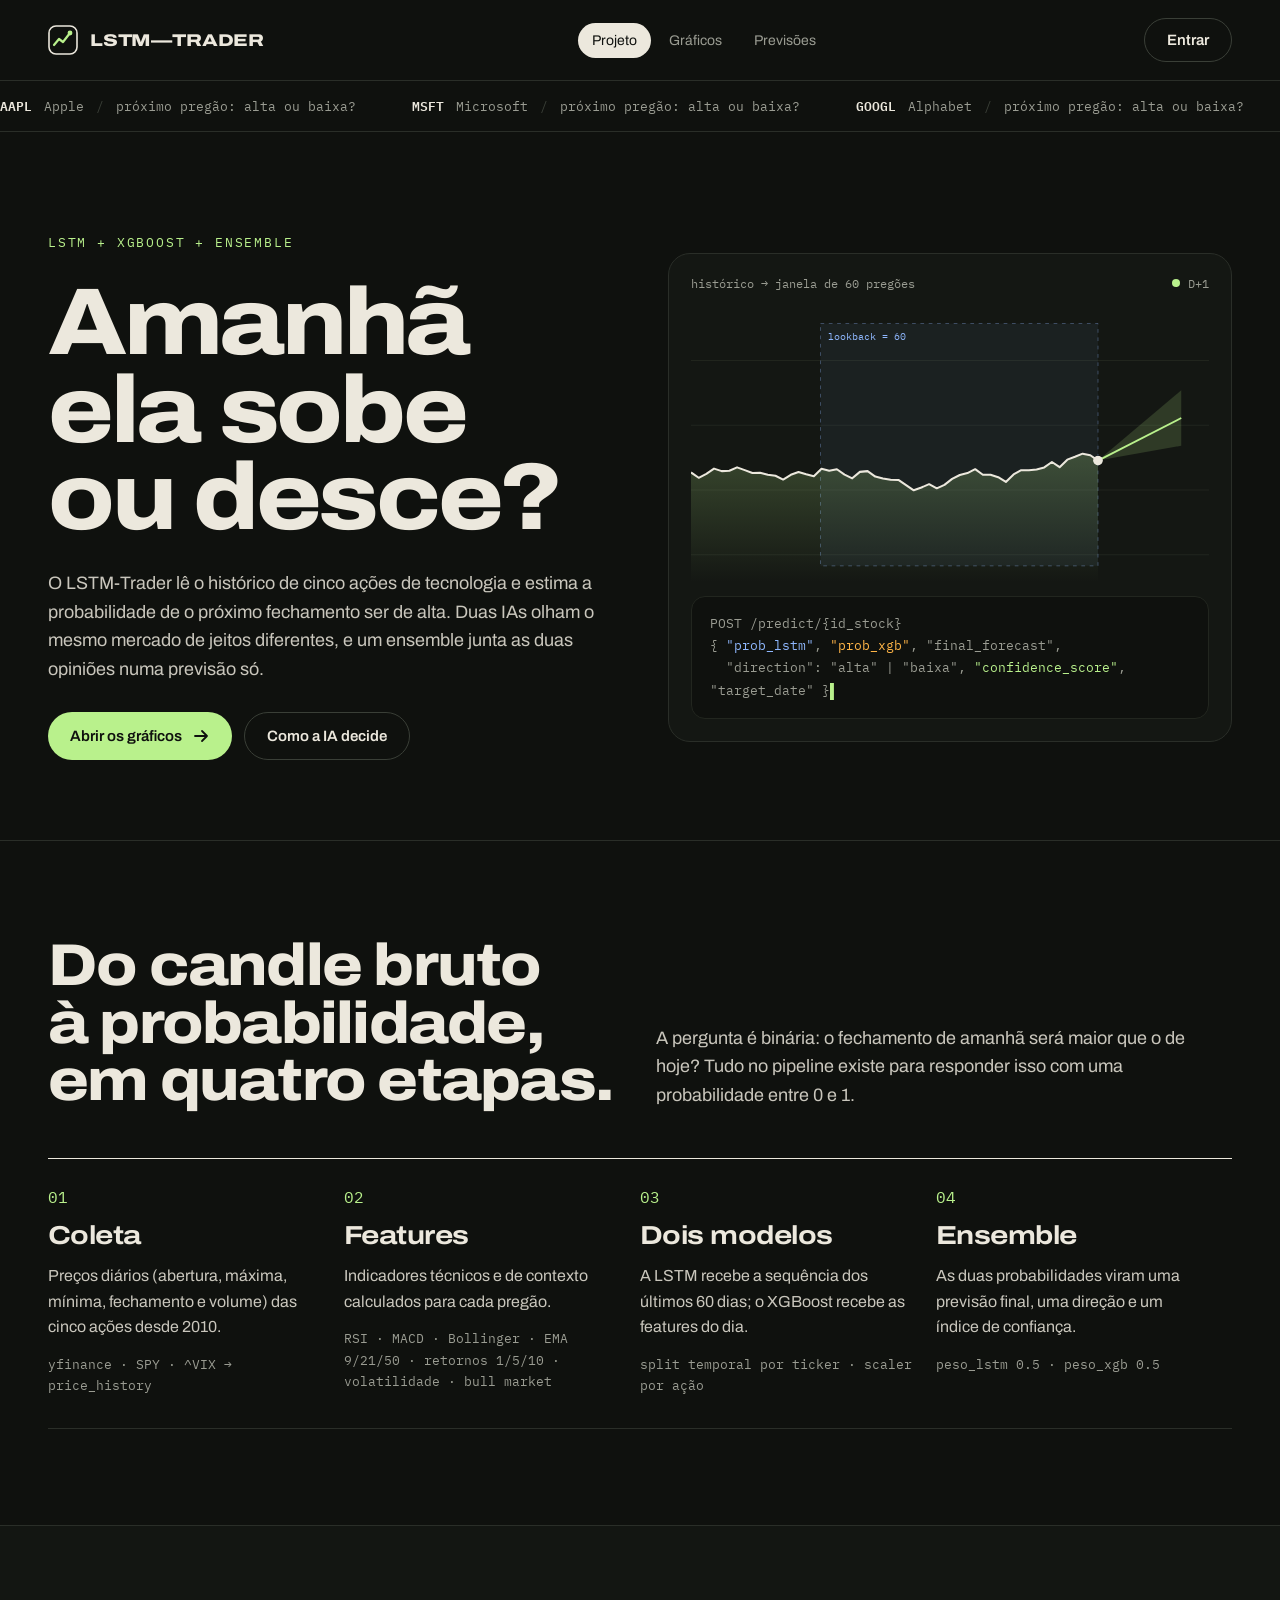
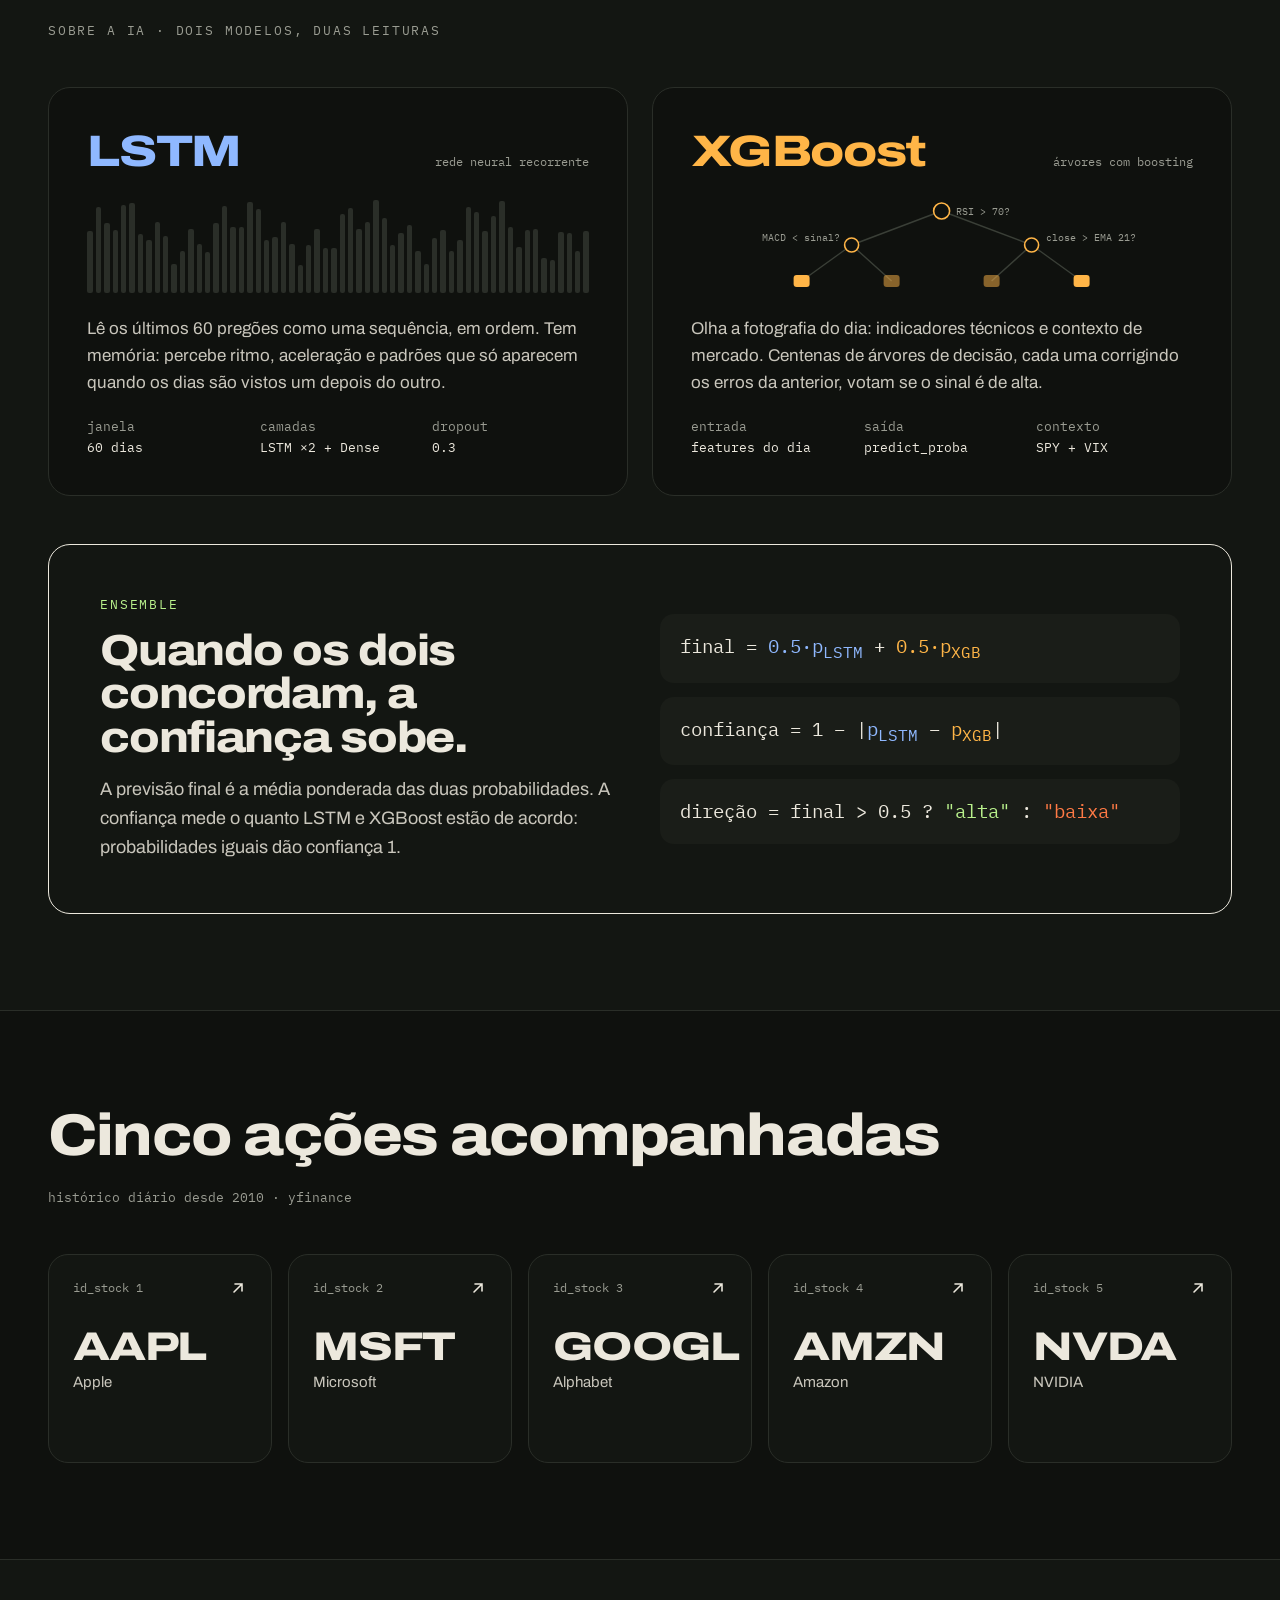
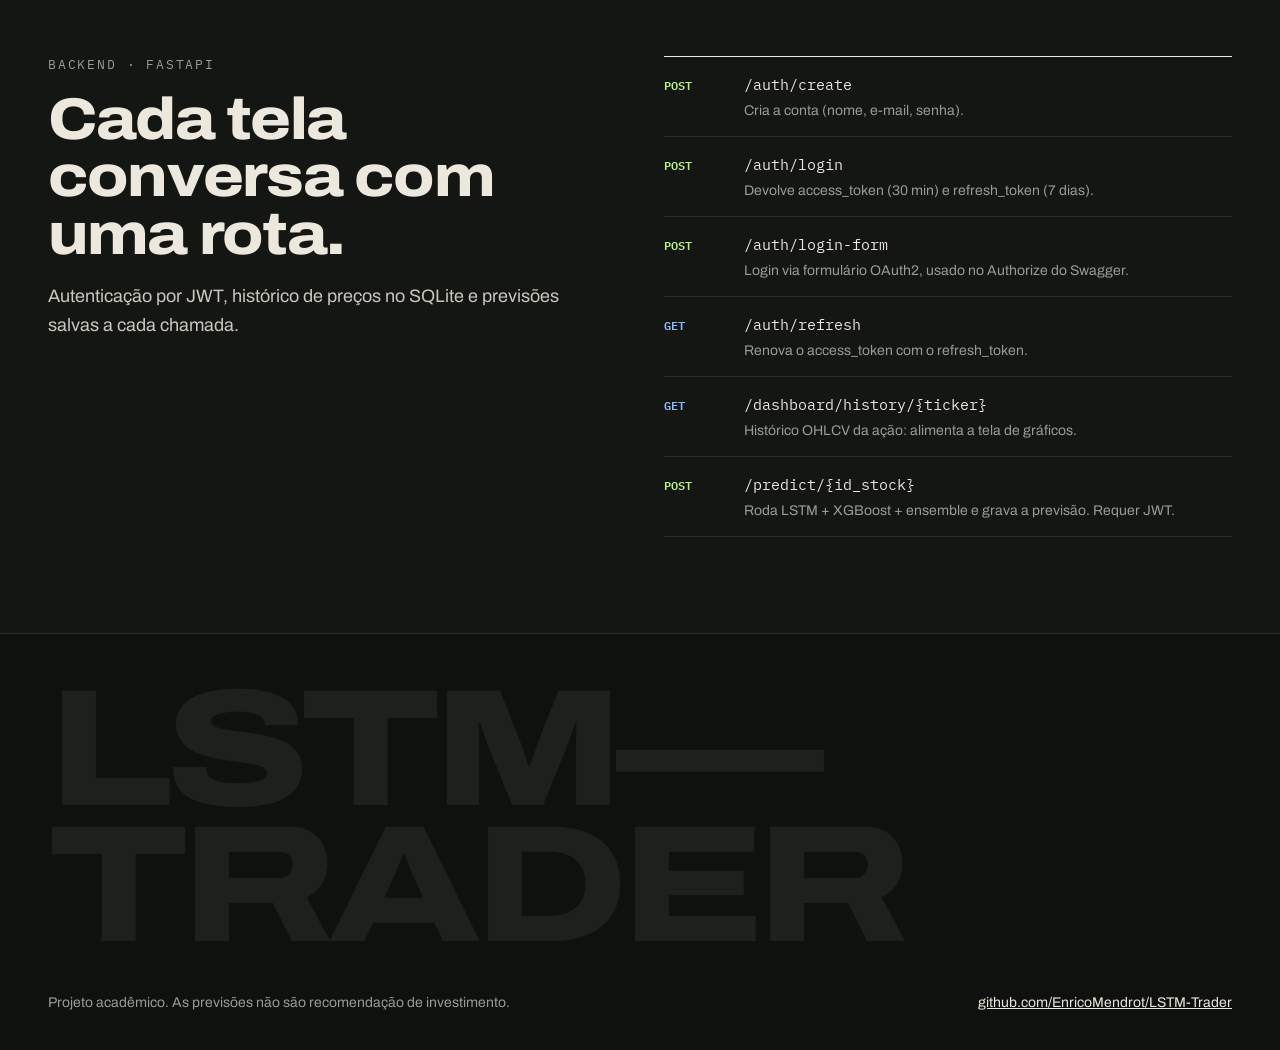
<file: frontend/index.html>
<!doctype html>
<html lang="pt-BR">
<head>
  <meta charset="utf-8">
  <meta name="viewport" content="width=device-width, initial-scale=1">
  <title>LSTM-Trader · Previsão de alta ou baixa com LSTM + XGBoost</title>
  <meta name="description" content="LSTM-Trader combina uma rede LSTM e um XGBoost em ensemble para prever se NVDA, AAPL, AMZN, MSFT e GOOGL fecham em alta ou baixa no próximo pregão.">
  <link rel="preconnect" href="https://fonts.googleapis.com">
  <link rel="preconnect" href="https://fonts.gstatic.com" crossorigin>
  <link rel="stylesheet" href="https://fonts.googleapis.com/css2?family=Archivo:wdth,wght@62..125,100..900&family=IBM+Plex+Mono:wght@400;500;600&display=swap">
  <link rel="stylesheet" href="assets/css/styles.css">
  <link rel="stylesheet" href="assets/css/home.css">
</head>
<body>
  <header id="site-header"></header>

  <div class="tape" aria-hidden="true"><div class="tape-track" id="tape"></div></div>

  <main>
    <section class="container hero">
      <div class="hero-copy">
        <p class="eyebrow up reveal">LSTM + XGBoost + Ensemble</p>
        <h1 class="display hero-title reveal d1">Amanhã ela sobe ou desce?</h1>
        <p class="lead reveal d2">O LSTM-Trader lê o histórico de cinco ações de tecnologia e estima a probabilidade de o próximo fechamento ser de alta. Duas IAs olham o mesmo mercado de jeitos diferentes, e um ensemble junta as duas opiniões numa previsão só.</p>
        <div class="actions reveal d3">
          <a class="btn btn-solid" href="grafico.html">Abrir os gráficos
            <svg width="18" height="18" viewBox="0 0 18 18" aria-hidden="true"><path d="M3 9h12M10 4l5 5-5 5" fill="none" stroke="currentColor" stroke-width="1.8" stroke-linecap="round" stroke-linejoin="round"/></svg>
          </a>
          <a class="btn btn-ghost" href="#como">Como a IA decide</a>
        </div>
      </div>

      <div class="hero-card reveal d2">
        <div class="hero-card-top mono">
          <span>histórico → janela de 60 pregões</span>
          <span class="dot-label"><span class="sw" style="background:var(--up);width:8px;height:8px"></span>D+1</span>
        </div>
        <div id="hero-chart"></div>
        <pre class="code">POST /predict/{id_stock}
{ <span style="color:var(--lstm)">"prob_lstm"</span>, <span style="color:var(--xgb)">"prob_xgb"</span>, "final_forecast",
  "direction": "alta" | "baixa", <span class="up">"confidence_score"</span>, "target_date" }<span class="blink up">▌</span></pre>
      </div>
    </section>

    <section id="como" class="band">
      <div class="container section">
        <div class="split-head">
          <h2 class="display h2">Do candle bruto à probabilidade, em quatro etapas.</h2>
          <p class="lead">A pergunta é binária: o fechamento de amanhã será maior que o de hoje? Tudo no pipeline existe para responder isso com uma probabilidade entre 0 e 1.</p>
        </div>
        <ol class="steps">
          <li>
            <span class="mono up">01</span>
            <h3>Coleta</h3>
            <p>Preços diários (abertura, máxima, mínima, fechamento e volume) das cinco ações desde 2010.</p>
            <p class="mono meta">yfinance · SPY · ^VIX → price_history</p>
          </li>
          <li>
            <span class="mono up">02</span>
            <h3>Features</h3>
            <p>Indicadores técnicos e de contexto calculados para cada pregão.</p>
            <p class="mono meta">RSI · MACD · Bollinger · EMA 9/21/50 · retornos 1/5/10 · volatilidade · bull market</p>
          </li>
          <li>
            <span class="mono up">03</span>
            <h3>Dois modelos</h3>
            <p>A LSTM recebe a sequência dos últimos 60 dias; o XGBoost recebe as features do dia.</p>
            <p class="mono meta">split temporal por ticker · scaler por ação</p>
          </li>
          <li>
            <span class="mono up">04</span>
            <h3>Ensemble</h3>
            <p>As duas probabilidades viram uma previsão final, uma direção e um índice de confiança.</p>
            <p class="mono meta">peso_lstm 0.5 · peso_xgb 0.5</p>
          </li>
        </ol>
      </div>
    </section>

    <section class="band alt">
      <div class="container section">
        <p class="eyebrow">Sobre a IA · dois modelos, duas leituras</p>
        <div class="models">
          <article class="model-card">
            <div class="model-head"><h3 class="wide" style="color:var(--lstm)">LSTM</h3><span class="mono muted">rede neural recorrente</span></div>
            <div class="seq" id="seq" aria-hidden="true"></div>
            <p>Lê os últimos 60 pregões como uma sequência, em ordem. Tem memória: percebe ritmo, aceleração e padrões que só aparecem quando os dias são vistos um depois do outro.</p>
            <dl class="specs">
              <div><dt>janela</dt><dd>60 dias</dd></div>
              <div><dt>camadas</dt><dd>LSTM ×2 + Dense</dd></div>
              <div><dt>dropout</dt><dd>0.3</dd></div>
            </dl>
          </article>
          <article class="model-card">
            <div class="model-head"><h3 class="wide" style="color:var(--xgb)">XGBoost</h3><span class="mono muted">árvores com boosting</span></div>
            <svg viewBox="0 0 400 96" style="width:100%;height:96px" aria-hidden="true">
              <path d="M200 14 L110 48 M200 14 L290 48 M110 48 L60 84 M110 48 L150 84 M290 48 L250 84 M290 48 L340 84" fill="none" stroke="#3A3F37" stroke-width="1.4"/>
              <g fill="#0F110E" stroke="#FFB547" stroke-width="1.6"><circle cx="200" cy="14" r="8"/><circle cx="110" cy="48" r="7"/><circle cx="290" cy="48" r="7"/></g>
              <g fill="#FFB547"><rect x="52" y="78" width="16" height="12" rx="3"/><rect x="142" y="78" width="16" height="12" rx="3" fill-opacity=".5"/><rect x="242" y="78" width="16" height="12" rx="3" fill-opacity=".5"/><rect x="332" y="78" width="16" height="12" rx="3"/></g>
              <g font-family="IBM Plex Mono, monospace" font-size="10" fill="#9A9C92"><text x="214" y="18">RSI &gt; 70?</text><text x="20" y="44">MACD &lt; sinal?</text><text x="304" y="44">close &gt; EMA 21?</text></g>
            </svg>
            <p>Olha a fotografia do dia: indicadores técnicos e contexto de mercado. Centenas de árvores de decisão, cada uma corrigindo os erros da anterior, votam se o sinal é de alta.</p>
            <dl class="specs">
              <div><dt>entrada</dt><dd>features do dia</dd></div>
              <div><dt>saída</dt><dd>predict_proba</dd></div>
              <div><dt>contexto</dt><dd>SPY + VIX</dd></div>
            </dl>
          </article>
        </div>

        <div class="ensemble">
          <div class="ensemble-copy">
            <p class="eyebrow up">Ensemble</p>
            <h3 class="display h3">Quando os dois concordam, a confiança sobe.</h3>
            <p class="lead">A previsão final é a média ponderada das duas probabilidades. A confiança mede o quanto LSTM e XGBoost estão de acordo: probabilidades iguais dão confiança 1.</p>
          </div>
          <div class="formulas mono">
            <div>final = <span style="color:var(--lstm)">0.5·p<sub>LSTM</sub></span> + <span style="color:var(--xgb)">0.5·p<sub>XGB</sub></span></div>
            <div>confiança = 1 − |<span style="color:var(--lstm)">p<sub>LSTM</sub></span> − <span style="color:var(--xgb)">p<sub>XGB</sub></span>|</div>
            <div>direção = final &gt; 0.5 ? <span class="up">"alta"</span> : <span class="down">"baixa"</span></div>
          </div>
        </div>
      </div>
    </section>

    <section class="band">
      <div class="container section">
        <div class="row-head">
          <h2 class="display h2">Cinco ações acompanhadas</h2>
          <p class="mono muted" style="font-size:13px" id="stocks-src">histórico diário desde 2010 · yfinance</p>
        </div>
        <div class="stock-grid" id="stock-grid"></div>
      </div>
    </section>

    <section id="api" class="band alt">
      <div class="container section api">
        <div class="api-copy">
          <p class="eyebrow">Backend · FastAPI</p>
          <h2 class="display h2">Cada tela conversa com uma rota.</h2>
          <p class="lead">Autenticação por JWT, histórico de preços no SQLite e previsões salvas a cada chamada.</p>
        </div>
        <div class="routes mono">
          <div class="route"><span class="m up">POST</span><span class="p">/auth/create</span><span></span><span class="d">Cria a conta (nome, e-mail, senha).</span></div>
          <div class="route"><span class="m up">POST</span><span class="p">/auth/login</span><span></span><span class="d">Devolve access_token (30 min) e refresh_token (7 dias).</span></div>
          <div class="route"><span class="m up">POST</span><span class="p">/auth/login-form</span><span></span><span class="d">Login via formulário OAuth2, usado no Authorize do Swagger.</span></div>
          <div class="route"><span class="m" style="color:var(--lstm)">GET</span><span class="p">/auth/refresh</span><span></span><span class="d">Renova o access_token com o refresh_token.</span></div>
          <div class="route"><span class="m" style="color:var(--lstm)">GET</span><span class="p">/dashboard/history/{ticker}</span><span></span><span class="d">Histórico OHLCV da ação: alimenta a tela de gráficos.</span></div>
          <div class="route"><span class="m up">POST</span><span class="p">/predict/{id_stock}</span><span></span><span class="d">Roda LSTM + XGBoost + ensemble e grava a previsão. Requer JWT.</span></div>
        </div>
      </div>
    </section>
  </main>

  <footer class="band">
    <div class="container footer">
      <p class="wordmark wide" aria-hidden="true">LSTM—TRADER</p>
      <div class="footer-row">
        <span>Projeto acadêmico. As previsões não são recomendação de investimento.</span>
        <a href="https://github.com/EnricoMendrot/LSTM-Trader">github.com/EnricoMendrot/LSTM-Trader</a>
      </div>
    </div>
  </footer>

  <script type="module" src="assets/js/pages/home.js"></script>
</body>
</html>
</file>
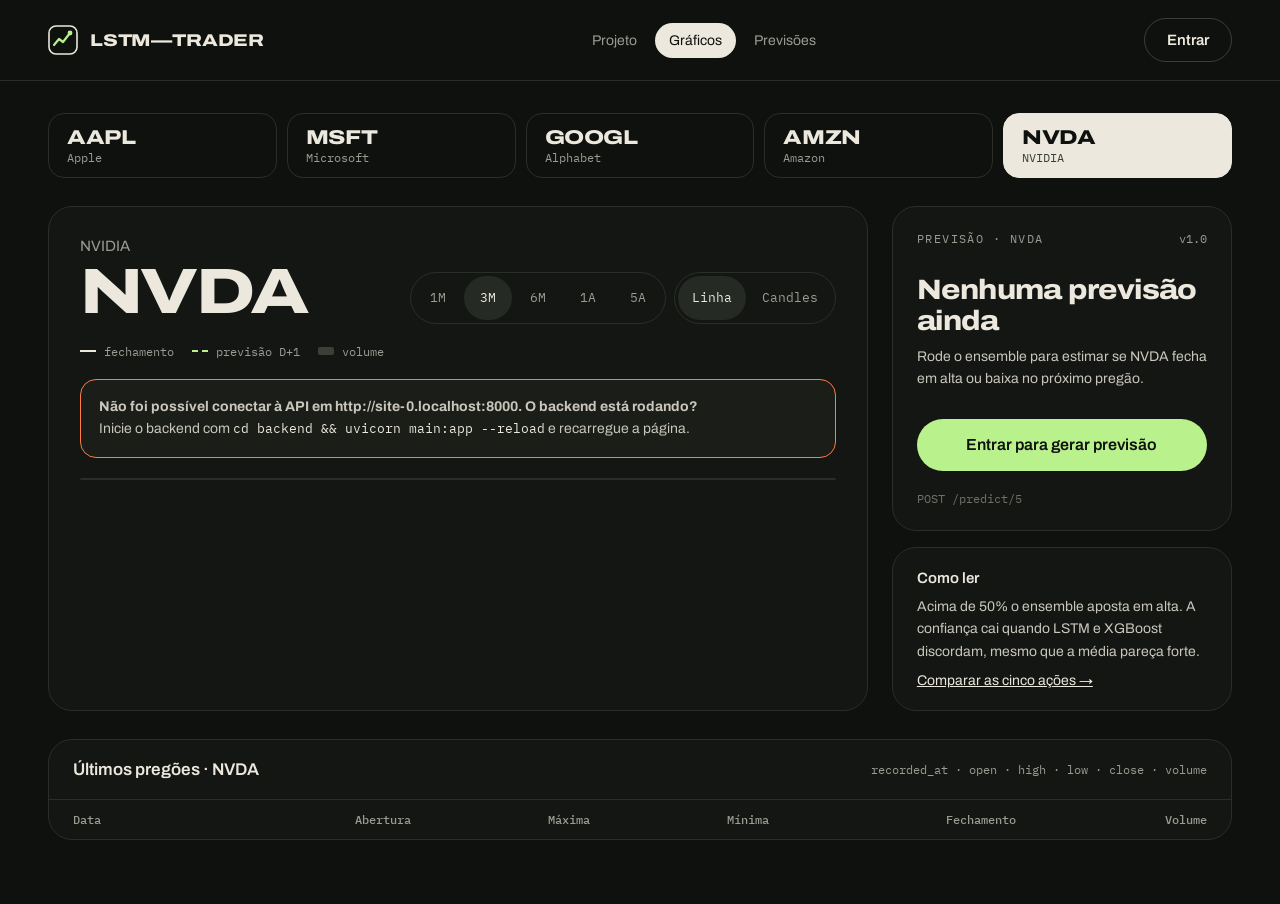
<file: frontend/grafico.html>
<!doctype html>
<html lang="pt-BR">
<head>
  <meta charset="utf-8">
  <meta name="viewport" content="width=device-width, initial-scale=1">
  <title>Gráficos · LSTM-Trader</title>
  <link rel="preconnect" href="https://fonts.googleapis.com">
  <link rel="preconnect" href="https://fonts.gstatic.com" crossorigin>
  <link rel="stylesheet" href="https://fonts.googleapis.com/css2?family=Archivo:wdth,wght@62..125,100..900&family=IBM+Plex+Mono:wght@400;500;600&display=swap">
  <link rel="stylesheet" href="assets/css/styles.css">
  <link rel="stylesheet" href="assets/css/app.css?v=3">
</head>
<body>
  <header id="site-header"></header>

  <main class="container page">
    <div class="ticker-tabs" role="tablist" aria-label="Ações" id="tabs"></div>

    <div class="layout">
      <section class="panel chart-panel reveal" aria-labelledby="stock-title">
        <div class="chart-head">
          <div class="quote">
            <span class="muted" id="stock-name" style="font-size:15px">&nbsp;</span>
            <div class="quote-line">
              <h1 class="wide quote-tk" id="stock-title">—</h1>
              <span class="mono quote-px" id="last-close"></span>
              <span class="mono" id="last-chg" style="font-size:16px"></span>
            </div>
          </div>
          <div class="controls">
            <div class="segmented" role="group" aria-label="Período" id="ranges"></div>
            <div class="segmented" role="group" aria-label="Tipo de gráfico" id="modes"></div>
          </div>
        </div>

        <div class="legend">
          <span><span style="width:16px;height:2px;background:var(--text)"></span>fechamento</span>
          <span id="legend-proj" hidden><span style="width:16px;border-top:2px dashed var(--up)" id="legend-proj-sw"></span><span id="legend-proj-txt">previsão D+1</span></span>
          <span><span style="width:16px;height:8px;background:var(--line-3);border-radius:2px"></span>volume</span>
        </div>

        <div id="chart"><div class="skeleton" style="aspect-ratio:960/400"></div></div>

        <div class="stat-grid" id="kpis"></div>
        <p class="mono faint" style="font-size:12px" id="src"></p>
      </section>

      <aside class="side reveal d1">
        <section class="panel predict-card" id="predict" aria-live="polite"></section>
        <section class="panel help">
          <h2>Como ler</h2>
          <p>Acima de 50% o ensemble aposta em alta. A confiança cai quando LSTM e XGBoost discordam, mesmo que a média pareça forte.</p>
          <a href="previsoes.html">Comparar as cinco ações →</a>
        </section>
      </aside>
    </div>

    <section class="panel table-panel">
      <div class="table-head">
        <h2 id="table-title">Últimos pregões</h2>
        <span class="mono muted" style="font-size:12px">recorded_at · open · high · low · close · volume</span>
      </div>
      <div class="table-wrap">
        <table class="table" style="min-width:640px">
          <thead><tr><th scope="col">Data</th><th scope="col">Abertura</th><th scope="col">Máxima</th><th scope="col">Mínima</th><th scope="col">Fechamento</th><th scope="col">Volume</th></tr></thead>
          <tbody id="rows"></tbody>
        </table>
      </div>
    </section>
  </main>

  <script type="module" src="assets/js/pages/grafico.js?v=3"></script>
</body>
</html>
</file>
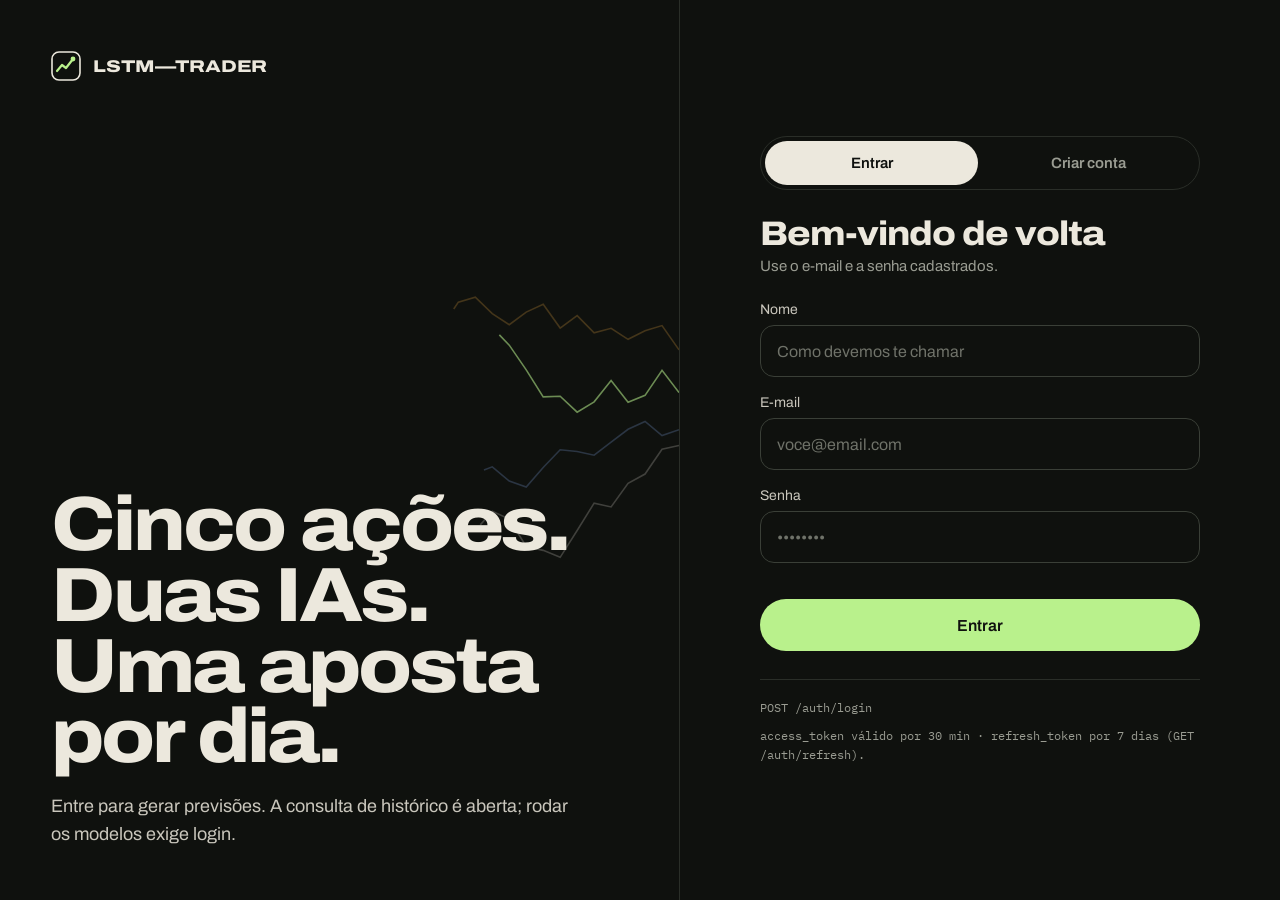
<file: frontend/login.html>
<!doctype html>
<html lang="pt-BR">
<head>
  <meta charset="utf-8">
  <meta name="viewport" content="width=device-width, initial-scale=1">
  <title>Entrar · LSTM-Trader</title>
  <link rel="preconnect" href="https://fonts.googleapis.com">
  <link rel="preconnect" href="https://fonts.gstatic.com" crossorigin>
  <link rel="stylesheet" href="https://fonts.googleapis.com/css2?family=Archivo:wdth,wght@62..125,100..900&family=IBM+Plex+Mono:wght@400;500;600&display=swap">
  <link rel="stylesheet" href="assets/css/styles.css">
  <style>
    .auth { min-height: 100vh; display: flex; flex-wrap: wrap; }
    .auth-art { flex: 1 1 520px; min-width: 0; position: relative; overflow: hidden; border-right: 1px solid var(--line); padding: clamp(24px, 4vw, 56px); display: flex; flex-direction: column; justify-content: space-between; gap: 48px; min-height: 520px; }
    .auth-art > *:not(svg) { position: relative; z-index: 1; }
    .auth-art svg.lines { position: absolute; inset: 0; width: 100%; height: 100%; }
    .auth-art h1 { font-size: clamp(44px, 6vw, 84px); line-height: .92; letter-spacing: -0.04em; }
    .auth-art p { font-size: 18px; line-height: 1.55; color: var(--text-2); max-width: 520px; }
    .ln { stroke-dasharray: 1; stroke-dashoffset: 1; animation: ln 6s cubic-bezier(.5, 0, .2, 1) infinite; }
    @keyframes ln { 0% { stroke-dashoffset: 1; opacity: 1; } 55% { stroke-dashoffset: 0; opacity: 1; } 85% { opacity: 1; } 100% { stroke-dashoffset: 0; opacity: 0; } }
    .auth-form-wrap { flex: 1 1 440px; min-width: 0; display: grid; place-items: center; padding: clamp(24px, 4vw, 56px); }
    .auth-box { width: 100%; max-width: 440px; display: flex; flex-direction: column; gap: 28px; }
    .seg { flex: 1; font-size: 15px; font-weight: 600; cursor: pointer; background: transparent; border: 0; color: var(--muted); min-height: 44px; padding: 0 18px; border-radius: 999px; transition: color .2s, background .2s; }
    .seg:hover { color: var(--text); }
    .seg[aria-selected="true"] { background: var(--text); color: var(--bg); }
    .auth-box form { display: flex; flex-direction: column; gap: 18px; }
    .auth-meta { border-top: 1px solid var(--line); padding-top: 18px; display: flex; flex-direction: column; gap: 8px; font-family: var(--mono); font-size: 12px; line-height: 1.6; color: var(--muted); }
    .ok { border-color: var(--up); }
  </style>
</head>
<body>
  <main class="auth">
    <section class="auth-art">
      <a class="brand" href="index.html">
        <svg width="30" height="30" viewBox="0 0 30 30" aria-hidden="true"><rect x="1" y="1" width="28" height="28" rx="7" fill="none" stroke="#ECE8DD" stroke-width="1.6"/><polyline points="6,20 11,14 15,17 22,8" fill="none" stroke="#B9F18C" stroke-width="2.2" stroke-linecap="round" stroke-linejoin="round"/><circle cx="22" cy="8" r="2.4" fill="#B9F18C"/></svg>
        <span>LSTM—TRADER</span>
      </a>
      <svg class="lines" viewBox="0 0 600 400" preserveAspectRatio="none" aria-hidden="true" id="lines"></svg>
      <div class="reveal" style="display:flex;flex-direction:column;gap:20px">
        <h1 class="display">Cinco ações.<br>Duas IAs.<br>Uma aposta por dia.</h1>
        <p>Entre para gerar previsões. A consulta de histórico é aberta; rodar os modelos exige login.</p>
      </div>
    </section>

    <section class="auth-form-wrap">
      <div class="auth-box reveal d1">
        <div class="segmented" role="tablist" aria-label="Acesso" style="gap:4px;padding:4px">
          <button class="seg" role="tab" type="button" data-mode="login" aria-selected="true">Entrar</button>
          <button class="seg" role="tab" type="button" data-mode="create" aria-selected="false">Criar conta</button>
        </div>

        <div style="display:flex;flex-direction:column;gap:8px">
          <h2 class="display" style="font-size:34px;letter-spacing:-0.03em" id="title">Bem-vindo de volta</h2>
          <p class="muted" style="font-size:15px" id="sub">Use o e-mail e a senha cadastrados.</p>
        </div>

        <form id="form" novalidate>
          <div class="field" id="name-field" hidden>
            <label for="name">Nome</label>
            <input id="name" name="name" type="text" autocomplete="name" placeholder="Como devemos te chamar">
          </div>
          <div class="field">
            <label for="email">E-mail</label>
            <input id="email" name="email" type="email" autocomplete="email" placeholder="voce@email.com" required>
          </div>
          <div class="field">
            <label for="password">Senha</label>
            <input id="password" name="password" type="password" autocomplete="current-password" placeholder="••••••••" required minlength="6">
          </div>
          <div id="msg" aria-live="polite"></div>
          <button class="btn btn-solid btn-block" type="submit" id="submit">Entrar</button>
        </form>

        <div class="auth-meta">
          <span id="route">POST /auth/login</span>
          <span id="route-note">access_token válido por 30 min · refresh_token por 7 dias (GET /auth/refresh).</span>
        </div>
      </div>
    </section>
  </main>

  <script type="module" src="assets/js/pages/login.js"></script>
</body>
</html>
</file>
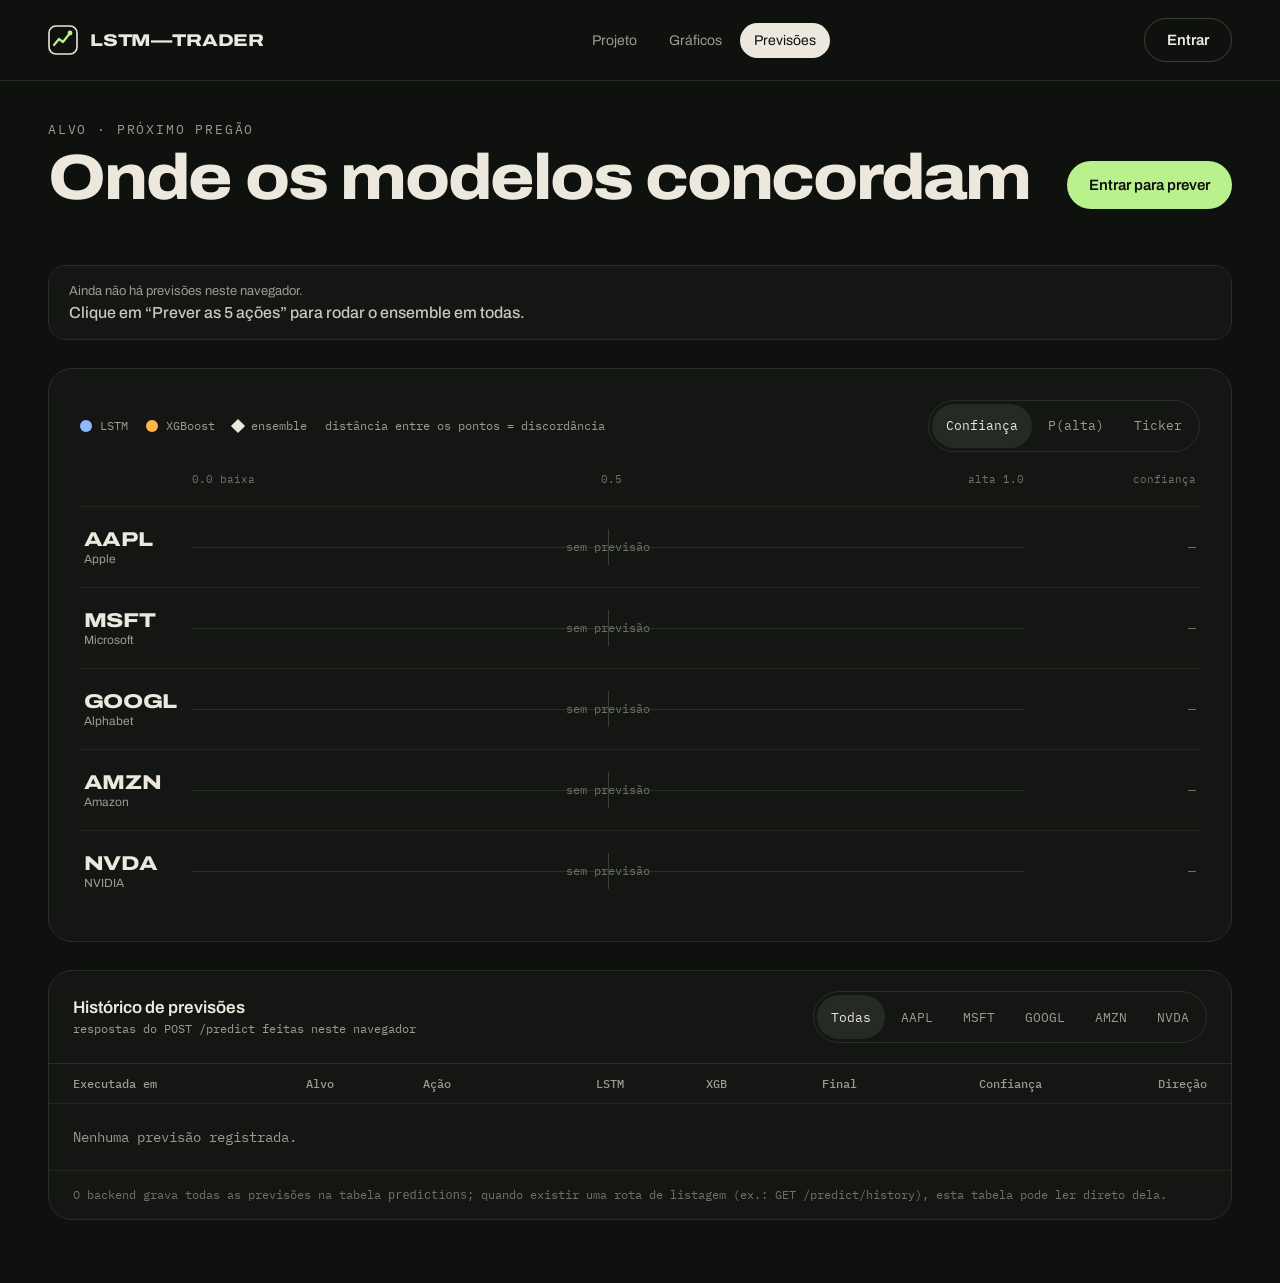
<file: frontend/previsoes.html>
<!doctype html>
<html lang="pt-BR">
<head>
  <meta charset="utf-8">
  <meta name="viewport" content="width=device-width, initial-scale=1">
  <title>Previsões · LSTM-Trader</title>
  <link rel="preconnect" href="https://fonts.googleapis.com">
  <link rel="preconnect" href="https://fonts.gstatic.com" crossorigin>
  <link rel="stylesheet" href="https://fonts.googleapis.com/css2?family=Archivo:wdth,wght@62..125,100..900&family=IBM+Plex+Mono:wght@400;500;600&display=swap">
  <link rel="stylesheet" href="assets/css/styles.css">
  <link rel="stylesheet" href="assets/css/app.css">
</head>
<body>
  <header id="site-header"></header>

  <main class="container page" style="padding-top:40px">
    <div class="page-head">
      <div class="titles">
        <p class="eyebrow" id="target-line">Alvo · próximo pregão</p>
        <h1 class="display">Onde os modelos concordam</h1>
      </div>
      <div id="run-slot"></div>
    </div>

    <div id="alert"></div>

    <div class="stat-grid" id="summary"></div>

    <section class="panel dumbbell-panel" aria-label="Comparação entre LSTM, XGBoost e ensemble">
      <div class="dumbbell-top">
        <div class="legend">
          <span><span class="sw" style="background:var(--lstm)"></span>LSTM</span>
          <span><span class="sw" style="background:var(--xgb)"></span>XGBoost</span>
          <span><span style="width:10px;height:10px;transform:rotate(45deg);background:var(--text)"></span>ensemble</span>
          <span>distância entre os pontos = discordância</span>
        </div>
        <div class="segmented" role="group" aria-label="Ordenar" id="sorts"></div>
      </div>
      <div class="db-grid db-axis">
        <span></span>
        <div class="scale"><span>0.0 baixa</span><span>0.5</span><span>alta 1.0</span></div>
        <span style="text-align:right">confiança</span>
      </div>
      <div id="dumbbell"></div>
    </section>

    <section class="panel table-panel">
      <div class="table-head">
        <div style="display:flex;flex-direction:column;gap:4px">
          <h2>Histórico de previsões</h2>
          <span class="mono muted" style="font-size:12px">respostas do POST /predict feitas neste navegador</span>
        </div>
        <div class="segmented" role="group" aria-label="Filtrar por ação" id="filters"></div>
      </div>
      <div class="table-wrap">
        <table class="table" style="min-width:860px">
          <thead><tr>
            <th scope="col">Executada em</th><th scope="col" class="left">Alvo</th><th scope="col" class="left">Ação</th>
            <th scope="col">LSTM</th><th scope="col">XGB</th><th scope="col">Final</th><th scope="col">Confiança</th><th scope="col">Direção</th>
          </tr></thead>
          <tbody id="hist"></tbody>
        </table>
      </div>
      <p class="mono faint" style="font-size:12px;padding:16px 24px;border-top:1px solid var(--line-2)">O backend grava todas as previsões na tabela <code>predictions</code>; quando existir uma rota de listagem (ex.: GET /predict/history), esta tabela pode ler direto dela.</p>
    </section>
  </main>

  <script type="module" src="assets/js/pages/previsoes.js"></script>
</body>
</html>
</file>
<file: frontend/assets/css/styles.css>
/* ==========================================================
   LSTM-Trader — estilos globais
   Paleta: grafite + bone, verde-claro (alta), laranja (baixa)
   LSTM = azul, XGBoost = âmbar
   ========================================================== */

:root {
  --bg: #0F110E;
  --bg-2: #131612;
  --bg-3: #1A1D18;
  --line: #2A2E28;
  --line-2: #22261F;
  --line-3: #3A3F37;
  --chip: #262A24;
  --text: #ECE8DD;
  --text-2: #C9C6BC;
  --muted: #9A9C92;
  --faint: #6F7269;

  --up: #B9F18C;
  --up-hover: #CDF7A8;
  --down: #FF7A45;
  --lstm: #8FB8FF;
  --xgb: #FFB547;

  --font: 'Archivo', 'Helvetica Neue', Arial, sans-serif;
  --mono: 'IBM Plex Mono', ui-monospace, Menlo, monospace;
  --ease: cubic-bezier(.2, .7, .2, 1);
  --gutter: clamp(16px, 4vw, 48px);
}

*, *::before, *::after { box-sizing: border-box; }
html { scroll-behavior: smooth; }
body {
  margin: 0;
  background: var(--bg);
  color: var(--text);
  font-family: var(--font);
  -webkit-font-smoothing: antialiased;
  min-height: 100vh;
}
img, svg { display: block; max-width: 100%; }
button, input { font: inherit; }
a { color: var(--text); }
a:hover { color: var(--up); }
:focus-visible { outline: 2px solid var(--up); outline-offset: 3px; }
h1, h2, h3, p { margin: 0; }

.mono { font-family: var(--mono); }
.muted { color: var(--muted); }
.faint { color: var(--faint); }
.up { color: var(--up); }
.down { color: var(--down); }
.sr-only { position: absolute; width: 1px; height: 1px; overflow: hidden; clip: rect(0 0 0 0); white-space: nowrap; }

.container { max-width: 1360px; margin: 0 auto; padding-inline: var(--gutter); }

.eyebrow {
  font-family: var(--mono); font-size: 13px; letter-spacing: .14em;
  text-transform: uppercase; color: var(--muted);
}
.eyebrow.up { color: var(--up); }
.display {
  font-stretch: 112%; font-weight: 800; letter-spacing: -0.035em; line-height: .95;
  text-wrap: balance;
}
.wide { font-stretch: 125%; font-weight: 800; letter-spacing: -0.03em; }

/* ---------- header ---------- */
.site-header {
  display: flex; flex-wrap: wrap; align-items: center; justify-content: space-between;
  gap: 16px; padding: 18px var(--gutter); border-bottom: 1px solid var(--line);
}
.brand { display: flex; align-items: center; gap: 12px; text-decoration: none; color: var(--text); }
.brand span { font-stretch: 125%; font-weight: 800; font-size: 17px; letter-spacing: -0.01em; }
.brand:hover { color: var(--text); }
.nav { display: flex; flex-wrap: wrap; gap: 4px; align-items: center; }
.nav a {
  color: var(--muted); text-decoration: none; padding: 10px 14px; border-radius: 999px;
  font-size: 14px; transition: color .2s, background .2s;
}
.nav a:hover { color: var(--text); background: #1D211B; }
.nav a[aria-current="page"] { color: var(--bg); background: var(--text); }
.user-area { display: flex; align-items: center; gap: 10px; font-size: 14px; color: var(--muted); }
.avatar {
  width: 36px; height: 36px; border-radius: 50%; background: var(--chip); color: var(--text);
  display: grid; place-items: center; font-weight: 700; font-size: 13px; text-transform: uppercase;
}
.link-btn { background: none; border: 0; color: var(--muted); cursor: pointer; padding: 10px 6px; font-size: 14px; }
.link-btn:hover { color: var(--text); }

/* ---------- botões ---------- */
.btn {
  display: inline-flex; align-items: center; justify-content: center; gap: 10px;
  min-height: 48px; padding: 0 22px; border-radius: 999px; border: 0; cursor: pointer;
  text-decoration: none; font-weight: 600; font-size: 15px;
  transition: transform .25s var(--ease), background .2s, border-color .2s;
}
.btn:hover { transform: translateY(-2px); }
.btn:disabled { cursor: progress; transform: none; }
.btn-solid { background: var(--up); color: var(--bg); }
.btn-solid:hover { background: var(--up-hover); color: var(--bg); }
.btn-ghost { background: transparent; border: 1px solid var(--line-3); color: var(--text); }
.btn-ghost:hover { border-color: var(--text); color: var(--text); }
.btn-busy { background: var(--chip); color: var(--text-2); }
.btn-block { width: 100%; min-height: 52px; font-size: 16px; }

.segmented {
  display: flex; flex-wrap: wrap; gap: 2px; padding: 3px;
  border: 1px solid var(--line); border-radius: 999px;
}
.pill {
  font-family: var(--mono); font-size: 13px; cursor: pointer; background: transparent; border: 0;
  color: var(--muted); min-height: 44px; min-width: 48px; padding: 0 14px; border-radius: 999px;
  transition: color .2s, background .2s;
}
.pill:hover { color: var(--text); }
.pill[aria-pressed="true"], .pill[aria-selected="true"] { background: var(--chip); color: var(--text); }

/* ---------- cards / superfícies ---------- */
.panel { border: 1px solid var(--line); border-radius: 24px; background: var(--bg-2); }
.stat-grid {
  display: grid; grid-template-columns: repeat(auto-fit, minmax(min(160px, 100%), 1fr));
  gap: 1px; background: var(--line); border: 1px solid var(--line); border-radius: 18px; overflow: hidden;
}
.stat { background: var(--bg-2); padding: 18px 20px; display: flex; flex-direction: column; gap: 6px; }
.stat .label { font-size: 13px; color: var(--muted); }
.stat .value { font-family: var(--mono); font-size: 20px; font-weight: 500; }
.stat .big { font-stretch: 118%; font-weight: 800; font-size: 40px; letter-spacing: -0.03em; line-height: 1; font-family: var(--font); }

.legend { display: flex; flex-wrap: wrap; gap: 18px; font-family: var(--mono); font-size: 12px; color: var(--muted); }
.legend span { display: flex; align-items: center; gap: 8px; }
.sw { width: 12px; height: 12px; border-radius: 50%; display: inline-block; }

.notice {
  border: 1px solid var(--line-3); border-radius: 16px; padding: 16px 18px;
  font-size: 14px; line-height: 1.6; color: var(--text-2); background: var(--bg-3);
}
.notice.error { border-color: var(--down); }
.notice code { font-family: var(--mono); font-size: 13px; color: var(--text); }

/* ---------- tabelas ---------- */
.table-wrap { overflow-x: auto; }
.table { width: 100%; border-collapse: collapse; font-family: var(--mono); font-size: 14px; }
.table th { color: var(--muted); font-size: 12px; font-weight: 500; padding: 12px 16px; text-align: right; }
.table td { padding: 14px 16px; text-align: right; border-top: 1px solid var(--line-2); }
.table th:first-child, .table td:first-child { text-align: left; padding-left: 24px; }
.table th:last-child, .table td:last-child { padding-right: 24px; }
.table .left { text-align: left; }
.table tbody tr { transition: background .2s; }
.table tbody tr:hover { background: #151813; }

/* ---------- formulários ---------- */
.field { display: flex; flex-direction: column; gap: 8px; }
.field label { font-size: 14px; color: var(--text-2); }
.field input {
  font-size: 16px; color: var(--text); background: var(--bg); border: 1px solid var(--line-3);
  border-radius: 14px; min-height: 52px; padding: 0 16px; outline: none;
  transition: border-color .2s, box-shadow .2s;
}
.field input::placeholder { color: var(--faint); }
.field input:focus { border-color: var(--up); box-shadow: 0 0 0 4px rgba(185, 241, 140, .12); }

/* ---------- animações ---------- */
.reveal { animation: up .8s var(--ease) both; }
.d1 { animation-delay: .08s; } .d2 { animation-delay: .18s; } .d3 { animation-delay: .3s; }
.d4 { animation-delay: .44s; } .d5 { animation-delay: .6s; }
@keyframes up { from { opacity: 0; transform: translateY(18px); } to { opacity: 1; transform: none; } }

.draw { stroke-dasharray: 1; stroke-dashoffset: 1; animation: draw 1.8s cubic-bezier(.6, .1, .2, 1) forwards; }
.draw-late { stroke-dasharray: 1; stroke-dashoffset: 1; animation: draw .9s ease-out 1.7s forwards; }
@keyframes draw { to { stroke-dashoffset: 0; } }
.fade-in { opacity: 0; animation: fade .8s ease 1.1s forwards; }
.fade-late { opacity: 0; animation: fade .9s ease 1.9s forwards; }
@keyframes fade { to { opacity: 1; } }
.grow { transform-box: fill-box; transform-origin: bottom; animation: grow .9s var(--ease) both; }
@keyframes grow { from { transform: scaleY(0); } }
.pulse { transform-box: fill-box; transform-origin: center; animation: pulse 2s ease-out infinite; }
@keyframes pulse { 0% { transform: scale(1); opacity: .7; } 100% { transform: scale(3.6); opacity: 0; } }
.fill-x { transform-origin: left; animation: fillx 1.1s var(--ease) both; }
@keyframes fillx { from { transform: scaleX(0); } }
.spin { animation: spin .9s linear infinite; }
@keyframes spin { to { transform: rotate(360deg); } }
.blink { animation: blink 1.1s steps(1) infinite; }
@keyframes blink { 50% { opacity: 0; } }
.skeleton { background: linear-gradient(90deg, var(--bg-3), #22261F, var(--bg-3)); background-size: 200% 100%; animation: sk 1.2s linear infinite; border-radius: 12px; }
@keyframes sk { to { background-position: -200% 0; } }

@media (prefers-reduced-motion: reduce) {
  *, *::before, *::after { animation: none !important; transition: none !important; }
  .draw, .draw-late { stroke-dashoffset: 0; }
  .fade-in, .fade-late { opacity: 1; }
}
</file>
<file: frontend/assets/css/home.css>
/* Página Projeto (index.html) */

.tape { border-bottom: 1px solid var(--line); padding: 14px 0; overflow: hidden; font-family: var(--mono); font-size: 13px; color: var(--muted); }
.tape-track { display: flex; gap: 56px; width: max-content; animation: marquee 38s linear infinite; }
.tape-track span { display: flex; gap: 12px; align-items: center; white-space: nowrap; }
.tape-track strong { color: var(--text); font-weight: 600; }
@keyframes marquee { to { transform: translateX(-50%); } }

.hero {
  padding-block: clamp(48px, 8vw, 110px) 80px;
  display: grid; grid-template-columns: repeat(auto-fit, minmax(min(480px, 100%), 1fr));
  gap: 56px; align-items: center;
}
.hero-copy { display: flex; flex-direction: column; gap: 28px; }
.hero-title { font-size: clamp(48px, 7.4vw, 104px); line-height: .92; }
.lead { max-width: 560px; font-size: 18px; line-height: 1.6; color: var(--text-2); text-wrap: pretty; }
.actions { display: flex; flex-wrap: wrap; gap: 12px; }

.hero-card { border: 1px solid var(--line); border-radius: 22px; background: #141713; padding: 22px; display: flex; flex-direction: column; gap: 14px; }
.hero-card-top { display: flex; justify-content: space-between; align-items: center; gap: 12px; font-size: 12px; color: var(--muted); }
.dot-label { display: flex; align-items: center; gap: 8px; }
.code {
  margin: 0; padding: 16px 18px; border-radius: 14px; background: var(--bg); border: 1px solid var(--line-2);
  font-family: var(--mono); font-size: 13px; line-height: 1.7; color: var(--muted); white-space: pre-wrap; overflow-x: auto;
}

.band { border-top: 1px solid var(--line); }
.band.alt { background: var(--bg-2); }
.section { padding-block: 96px; display: flex; flex-direction: column; gap: 48px; }
.h2 { font-size: clamp(36px, 4.6vw, 64px); line-height: .98; letter-spacing: -0.03em; }
.h3 { font-size: clamp(30px, 3.4vw, 46px); line-height: 1; letter-spacing: -0.03em; }

.split-head { display: grid; grid-template-columns: repeat(auto-fit, minmax(min(380px, 100%), 1fr)); gap: 32px; align-items: end; }
.row-head { display: flex; flex-wrap: wrap; justify-content: space-between; align-items: end; gap: 24px; }

.steps { list-style: none; margin: 0; padding: 0; display: grid; grid-template-columns: repeat(auto-fit, minmax(min(260px, 100%), 1fr)); border-top: 1px solid var(--text); }
.steps li { padding: 28px 24px 32px 0; display: flex; flex-direction: column; gap: 14px; border-bottom: 1px solid var(--line); }
.steps h3 { font-stretch: 118%; font-weight: 700; font-size: 26px; letter-spacing: -0.02em; }
.steps p { font-size: 16px; line-height: 1.6; color: var(--text-2); }
.steps .meta { font-size: 12.5px; line-height: 1.7; color: var(--muted); }

.models { display: grid; grid-template-columns: repeat(auto-fit, minmax(min(460px, 100%), 1fr)); gap: 24px; }
.model-card {
  border: 1px solid var(--line); border-radius: 22px; padding: clamp(24px, 3vw, 40px); background: var(--bg);
  display: flex; flex-direction: column; gap: 22px; transition: transform .35s var(--ease), border-color .25s;
}
.model-card:hover { transform: translateY(-4px); border-color: var(--text); }
.model-head { display: flex; justify-content: space-between; align-items: baseline; gap: 12px; }
.model-head h3 { font-size: 44px; }
.model-head span { font-size: 12px; }
.model-card > p { font-size: 17px; line-height: 1.6; color: var(--text-2); }
.seq { display: flex; align-items: flex-end; gap: 3px; height: 96px; }
.seq span { flex: 1; border-radius: 2px; background: var(--line); animation: seqbar 3.6s ease-in-out infinite; }
@keyframes seqbar { 0%, 100% { background: var(--line); } 40%, 55% { background: var(--lstm); } }
.specs { margin: 0; display: grid; grid-template-columns: repeat(auto-fit, minmax(140px, 1fr)); gap: 16px; font-family: var(--mono); font-size: 13px; }
.specs div { display: flex; flex-direction: column; gap: 4px; }
.specs dt { color: var(--muted); }
.specs dd { margin: 0; }

.ensemble {
  border: 1px solid var(--text); border-radius: 22px; padding: clamp(24px, 4vw, 52px);
  display: grid; grid-template-columns: repeat(auto-fit, minmax(min(420px, 100%), 1fr)); gap: 40px; align-items: center;
}
.ensemble-copy { display: flex; flex-direction: column; gap: 16px; }
.formulas { display: flex; flex-direction: column; gap: 14px; font-size: clamp(15px, 1.6vw, 19px); line-height: 1.5; }
.formulas div { padding: 18px 20px; border-radius: 14px; background: var(--bg-3); }

.stock-grid { display: grid; grid-template-columns: repeat(auto-fit, minmax(min(220px, 100%), 1fr)); gap: 16px; }
.stock-card {
  text-decoration: none; color: var(--text); border: 1px solid var(--line); border-radius: 20px; padding: 24px;
  display: flex; flex-direction: column; justify-content: space-between; gap: 28px; min-height: 200px; background: var(--bg-2);
  transition: transform .35s var(--ease), border-color .25s;
}
.stock-card:hover { transform: translateY(-4px); border-color: var(--text); color: var(--text); }
.stock-card .top { display: flex; justify-content: space-between; align-items: center; font-family: var(--mono); font-size: 12px; color: var(--muted); }
.stock-card .tk { font-stretch: 125%; font-weight: 800; font-size: 40px; letter-spacing: -0.03em; }
.stock-card .nm { font-size: 15px; color: var(--text-2); }
.stock-card .px { font-family: var(--mono); font-size: 14px; display: flex; gap: 10px; }
.spark { height: 36px; }

.api { display: grid; grid-template-columns: repeat(auto-fit, minmax(min(360px, 100%), 1fr)); gap: 48px; }
.api-copy { display: flex; flex-direction: column; gap: 18px; }
.routes { display: flex; flex-direction: column; border-top: 1px solid var(--text); }
.route { display: grid; grid-template-columns: 64px minmax(0, 1fr); gap: 8px 16px; padding: 18px 0; border-bottom: 1px solid var(--line); align-items: baseline; }
.route .m { font-size: 12px; font-weight: 600; }
.route .p { font-size: 15px; overflow-wrap: anywhere; }
.route .d { font-family: var(--font); font-size: 14px; color: var(--muted); }

.footer { padding-block: 48px 40px; display: flex; flex-direction: column; gap: 40px; }
.wordmark { font-size: clamp(56px, 13vw, 200px); line-height: .82; letter-spacing: -0.05em; color: #1D211B; overflow: hidden; }
.footer-row { display: flex; flex-wrap: wrap; justify-content: space-between; gap: 16px; font-size: 14px; color: var(--muted); }

@media (prefers-reduced-motion: reduce) { .tape-track { animation: none; } }
</file>
<file: frontend/assets/css/app.css>
/* Telas do app: Gráficos e Previsões */

.page { padding-block: 32px 64px; display: flex; flex-direction: column; gap: 28px; }

/* abas de ação */
.ticker-tabs { display: grid; grid-template-columns: repeat(auto-fit, minmax(min(150px, 100%), 1fr)); gap: 10px; }
.ticker-tab {
  cursor: pointer; background: transparent; border: 1px solid var(--line); color: var(--text);
  border-radius: 16px; padding: 12px 18px; min-height: 64px; text-align: left;
  display: flex; flex-direction: column; align-items: flex-start; gap: 2px;
  transition: border-color .2s, background .2s, transform .25s var(--ease);
}
.ticker-tab:hover { border-color: #6B6E66; transform: translateY(-2px); }
.ticker-tab[aria-selected="true"] { background: var(--text); color: var(--bg); border-color: var(--text); }
.ticker-tab .tk { font-stretch: 125%; font-weight: 800; font-size: 20px; letter-spacing: -0.02em; }
.ticker-tab .sub { font-family: var(--mono); font-size: 12px; color: var(--muted); }
.ticker-tab[aria-selected="true"] .sub { color: #3A3F37; }

.layout { display: flex; flex-wrap: wrap; gap: 24px; align-items: stretch; }
.chart-panel { flex: 999 1 640px; min-width: 0; padding: clamp(18px, 2.4vw, 32px); display: flex; flex-direction: column; gap: 20px; }
.side { flex: 1 1 340px; min-width: 0; display: flex; flex-direction: column; gap: 16px; }

.chart-head { display: flex; flex-wrap: wrap; justify-content: space-between; align-items: flex-end; gap: 20px; }
.quote { display: flex; flex-direction: column; gap: 6px; }
.quote-line { display: flex; flex-wrap: wrap; align-items: baseline; gap: 16px; }
.quote-tk { font-size: clamp(40px, 5vw, 64px); letter-spacing: -0.04em; line-height: 1; }
.quote-px { font-weight: 500; font-size: clamp(26px, 3vw, 38px); }
.controls { display: flex; flex-wrap: wrap; gap: 8px; }

/* card de previsão */
.predict-card { padding: 24px; display: flex; flex-direction: column; gap: 20px; transition: border-color .3s; }
.predict-card .head { display: flex; justify-content: space-between; align-items: center; gap: 12px; font-family: var(--mono); font-size: 12px; color: var(--muted); }
.predict-card .head .eyebrow { font-size: 12px; letter-spacing: .12em; }
.verdict { display: flex; flex-wrap: wrap; align-items: center; gap: 16px 20px; min-width: 0; }
.verdict > svg { flex: none; width: 112px; height: 112px; }
.verdict-text { flex: 1 1 140px; min-width: 0; display: flex; flex-direction: column; gap: 6px; container-type: inline-size; }
.verdict-word { font-stretch: 112%; font-weight: 800; font-size: 30px; font-size: clamp(22px, 17cqi, 40px); letter-spacing: -0.03em; line-height: 1; overflow-wrap: anywhere; }
.verdict p { font-size: 14px; line-height: 1.5; color: var(--text-2); overflow-wrap: break-word; }
.ring-arc { animation: ring 1.4s var(--ease) both; }
@keyframes ring { from { stroke-dasharray: 0 400; } }
.prob-bars { display: flex; flex-direction: column; gap: 14px; }
.prob-bar { display: flex; flex-direction: column; gap: 6px; }
.prob-bar .row { display: flex; justify-content: space-between; font-size: 14px; }
.prob-bar .row span:first-child { display: flex; align-items: center; gap: 8px; }
.prob-bar .track { height: 8px; border-radius: 99px; background: var(--chip); overflow: hidden; }
.prob-bar .track div { height: 100%; border-radius: 99px; }
.empty-state { display: flex; flex-direction: column; gap: 10px; padding: 8px 0; }
.empty-state h3 { font-stretch: 112%; font-weight: 800; font-size: 28px; letter-spacing: -0.02em; }
.empty-state p { font-size: 14px; line-height: 1.6; color: var(--text-2); }
.loading-bar { position: relative; overflow: hidden; height: 48px; border-radius: 999px; border: 1px solid var(--line-3); display: grid; place-items: center; font-size: 14px; color: var(--text-2); }
.loading-bar::before { content: ''; position: absolute; inset: 0; width: 40%; background: var(--up); opacity: .12; animation: scan 1.1s ease-in-out infinite; }
@keyframes scan { from { transform: translateX(-100%); } to { transform: translateX(250%); } }

.help { padding: 22px 24px; display: flex; flex-direction: column; gap: 10px; }
.help h2 { font-size: 15px; font-weight: 600; }
.help p { font-size: 14px; line-height: 1.6; color: var(--text-2); }
.help a { font-size: 14px; }

.table-panel { overflow: hidden; }
.table-head { display: flex; flex-wrap: wrap; justify-content: space-between; align-items: center; gap: 12px; padding: 20px 24px; border-bottom: 1px solid var(--line); }
.table-head h2 { font-size: 17px; font-weight: 600; }

/* ---------- Previsões ---------- */
.page-head { display: flex; flex-wrap: wrap; justify-content: space-between; align-items: flex-end; gap: 24px; }
.page-head h1 { font-size: clamp(38px, 5vw, 68px); }
.page-head .titles { display: flex; flex-direction: column; gap: 10px; }

.dumbbell-panel { padding: clamp(18px, 2.4vw, 32px); display: flex; flex-direction: column; gap: 20px; }
.dumbbell-top { display: flex; flex-wrap: wrap; justify-content: space-between; align-items: center; gap: 16px; }
.db-grid { display: grid; grid-template-columns: 96px minmax(0, 1fr) 160px; gap: 12px; align-items: center; }
.db-axis { font-family: var(--mono); font-size: 11px; color: var(--faint); padding: 0 4px; }
.db-axis .scale { display: flex; justify-content: space-between; }
.db-row { padding: 18px 4px; border-top: 1px solid var(--line-2); transition: background .2s; animation: up .7s var(--ease) both; }
.db-row:hover { background: #151813; }
.db-name { text-decoration: none; display: flex; flex-direction: column; gap: 2px; color: var(--text); }
.db-name .tk { font-stretch: 125%; font-weight: 800; font-size: 20px; letter-spacing: -0.02em; }
.db-name .nm { font-size: 12px; color: var(--muted); }
.db-track { position: relative; height: 44px; }
.db-track .axis { position: absolute; left: 0; right: 0; top: 50%; height: 1px; background: var(--line); }
.db-track .mid { position: absolute; left: 50%; top: 4px; bottom: 4px; width: 1px; background: var(--line-3); }
.db-track .strength { position: absolute; top: 50%; height: 14px; margin-top: -7px; border-radius: 3px; opacity: .16; }
.db-track .link { position: absolute; top: 50%; height: 2px; margin-top: -1px; background: var(--faint); transition: left 1s var(--ease), width 1s var(--ease); }
.db-track .dot { position: absolute; top: 50%; width: 16px; height: 16px; margin: -8px 0 0 -8px; border-radius: 50%; transition: left 1s var(--ease); }
.db-track .diamond { position: absolute; top: 50%; width: 14px; height: 14px; margin: -7px 0 0 -7px; transform: rotate(45deg); background: var(--text); border: 2px solid var(--bg); transition: left 1s var(--ease); }
.db-track .busy { position: absolute; inset: 0; border-radius: 10px; background: var(--up); opacity: .08; animation: ping 1.2s ease-in-out infinite; }
.db-track .pending { position: absolute; inset: 10px 0; display: grid; place-items: center; font-family: var(--mono); font-size: 12px; color: var(--faint); }
@keyframes ping { 50% { opacity: .02; } }
.db-out { display: flex; flex-direction: column; align-items: flex-end; gap: 6px; }
.tag { display: inline-flex; align-items: center; gap: 6px; padding: 4px 10px; border-radius: 999px; font-family: var(--mono); font-size: 12px; font-weight: 600; color: var(--bg); }
.conf { display: flex; align-items: center; gap: 8px; justify-content: flex-end; font-family: var(--mono); font-size: 13px; }
.conf .track { width: 64px; height: 6px; border-radius: 99px; background: var(--chip); overflow: hidden; }
.conf .track div { height: 100%; background: var(--text); }

@media (max-width: 640px) {
  .db-grid { grid-template-columns: 72px minmax(0, 1fr); }
  .db-out { grid-column: 1 / -1; flex-direction: row; justify-content: space-between; align-items: center; }
  .db-axis > span:last-child { display: none; }
}
</file>
